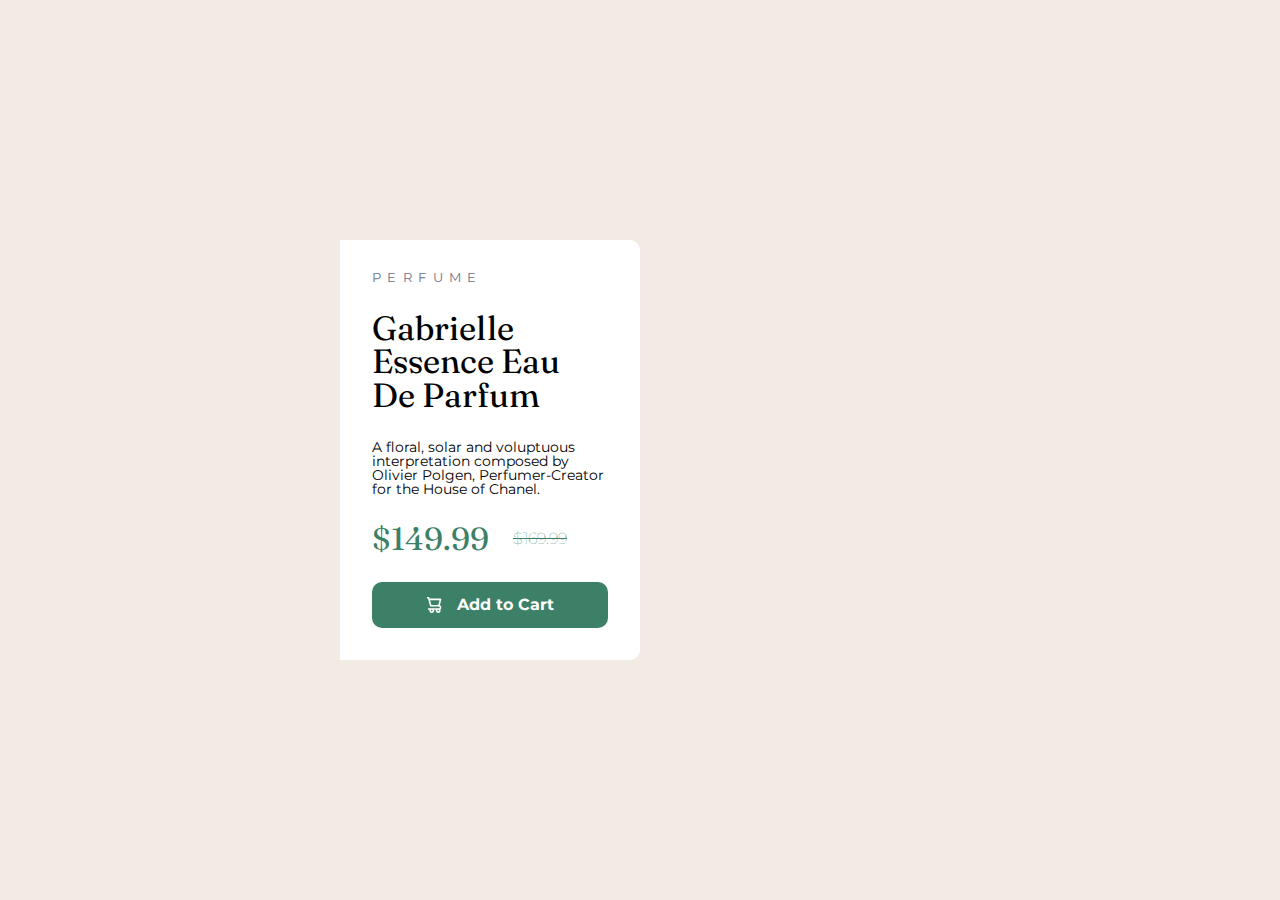
<file: docs/index.html>
<!doctype html>
<html lang="fr">
<head>
    <meta charset="UTF-8">
    <meta name="viewport"
          content="width=device-width, user-scalable=no, initial-scale=1.0, maximum-scale=1.0, minimum-scale=1.0">
    <meta http-equiv="X-UA-Compatible" content="ie=edge">
    <link rel="stylesheet" href="../css/reset.css">
    <link rel="preconnect" href="https://fonts.googleapis.com">
    <link rel="preconnect" href="https://fonts.gstatic.com" crossorigin>
    <link href="https://fonts.googleapis.com/css2?family=Fraunces:wght@700&family=Montserrat:wght@500;700&display=swap" rel="stylesheet">
    <link rel="stylesheet" href="../css/styles.css">
    <title>product-preview-card-component</title>
</head>
<body>
    <div id="flex-container">
        <div id="container">
            <main id="main-container">
                <section id="img"></section>
                <section id="content-item">
                    <h2 class="item-cat">perfume</h2>
                    <h1 class="item-title">Gabrielle essence eau de parfum</h1>
                    <p class="item-desc">A floral, solar and voluptuous interpretation composed by Olivier Polgen, Perfumer-Creator for the House of <strong>Chanel</strong>.</p>
                    <div class="item-prices">
                        <div class="item-currentPrice">$149.99</div>
                        <div class="item-originPrice">$169.99</div>
                    </div>
                    <button class="add-to-cart">
                        <span class="add-to-cart-text">Add to Cart</span>
                    </button>
                </section>
            </main>
        </div>
    </div>
</body>
</html>
</file>
<file: css/styles.css>
* {
    box-sizing: border-box;
}

body {
    font-family: 'Montserrat', sans-serif;
    background-color: hsl(30, 38%, 92%);
    display: flex;
    flex-direction: column;
    justify-content: center;
    align-items: center;
    height: 100vh;
    padding: 10% 5%;
}

h1, .item-currentPrice {
    font-family: 'Fraunces', serif;
}

#main-container {
    display: flex;
    max-width: 600px;
    max-height: 500px;
}

#image {
    width: 50%;
}
#image img {
    object-position: center;
    object-fit: cover;
    border-bottom-left-radius: 10px;
    border-top-left-radius: 10px;
    height: 100%;
}

#content-item {
    display: flex;
    flex-direction: column;
    justify-content: space-evenly;
    padding: 2rem;
    width: 50%;
    row-gap: 1.7em;
    background-color: white;
    border-bottom-right-radius: 10px;
    border-top-right-radius: 10px;
}

.item-cat {
    text-transform: uppercase;
    color: hsl(228, 12%, 48%);
    letter-spacing: 0.4rem;
    font-size: 0.8em;
}

.item-title {
    text-transform: capitalize;
    font-size: 2.1em;
}

.item-desc {
    font-size: 14px;
}

.item-prices {
    display: flex;
    justify-content: flex-start;
    align-items: center;
    column-gap: 1.5rem;
    color: hsl(158, 36%, 37%);
}

.item-currentPrice {
    font-size: 2em;
}

.item-originPrice {
    text-decoration: line-through;
    font-weight: lighter;
}

.add-to-cart {
    all:unset;
    border-radius: 10px;
    background-color: hsl(158, 36%, 37%);
    color: white;
    font-weight: 700;
    text-align: center;
    padding: 15px 0;
    cursor: pointer;
}

.add-to-cart:hover {
    background-color: hsl(158, 36%, 30%);
}

.add-to-cart-text {
    background-image: url("../images/icon-cart.svg");
    background-position: left;
    background-repeat: no-repeat;
    width: 70%;
    margin: 0 auto;
    padding-left: 30px;
}

/*

    Partie responsive

*/

@media screen and (max-width: 768px) {
    #container {
        width: 100%;
        padding: 10% 5%;
    }
    #main-container {
        flex-direction: column;
        width: 100%;
        height: 100%;
    }
    #image {
        height: 35vh;
        width: 100%;
    }
    #image img {
        border-radius: 10px 10px 0 0;
        height: auto;
        width: 100%;
    }
    #content-item {
        border-radius: 0 0 10px 10px;
        width: 100%;
        padding: 1.7rem;
        row-gap: 0.9rem;
    }

}
</file>
